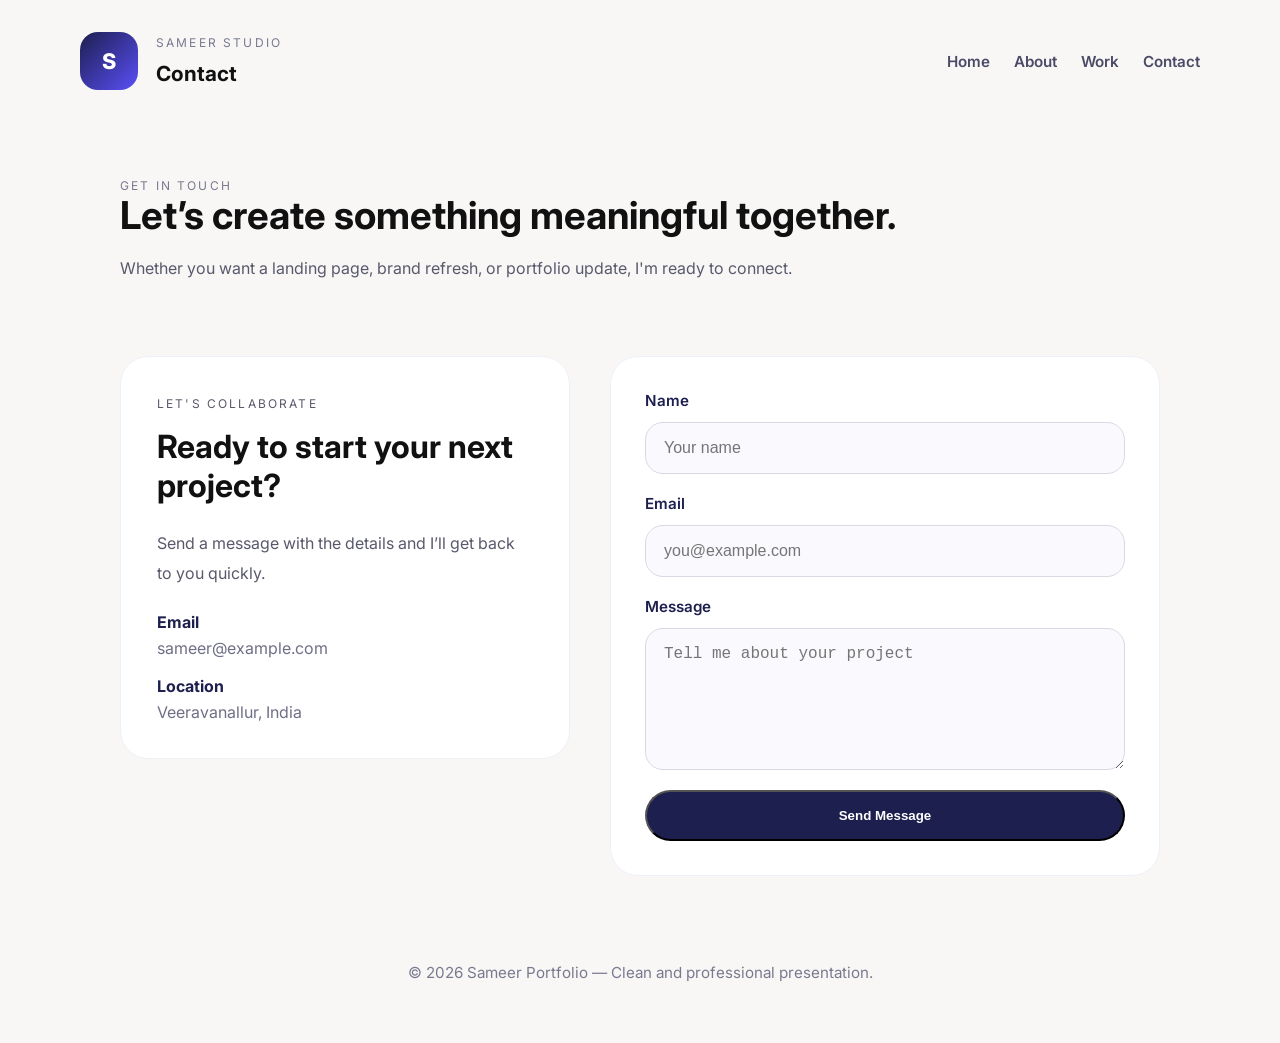
<file: SAMEER/contact.html>
<!DOCTYPE html>
<html lang="en">
<head>
    <meta charset="UTF-8">
    <meta name="viewport" content="width=device-width, initial-scale=1.0">
    <title>Contact | Sameer</title>
    <link rel="preconnect" href="https://fonts.googleapis.com">
    <link rel="preconnect" href="https://fonts.gstatic.com" crossorigin>
    <link href="https://fonts.googleapis.com/css2?family=Inter:wght@400;500;600;700;800&display=swap" rel="stylesheet">
    <link rel="stylesheet" href="styles.css">
</head>
<body>
    <header class="site-header">
        <div class="brand">
            <div class="logo-mark">S</div>
            <div>
                <p class="eyebrow">Sameer Studio</p>
                <h1>Contact</h1>
            </div>
        </div>
        <nav class="nav">
            <a href="index.html">Home</a>
            <a href="about.html">About</a>
            <a href="projects.html">Work</a>
            <a href="contact.html">Contact</a>
        </nav>
    </header>

    <main class="page-shell">
        <section class="hero-small">
            <span class="eyebrow">Get in touch</span>
            <h2>Let’s create something meaningful together.</h2>
            <p>Whether you want a landing page, brand refresh, or portfolio update, I'm ready to connect.</p>
        </section>

        <section class="contact-layout">
            <div class="contact-copy-card">
                <p class="eyebrow">Let's collaborate</p>
                <h3>Ready to start your next project?</h3>
                <p>Send a message with the details and I’ll get back to you quickly.</p>
                <div class="contact-details">
                    <div>
                        <strong>Email</strong>
                        <span>sameer@example.com</span>
                    </div>
                    <div>
                        <strong>Location</strong>
                        <span>Veeravanallur, India</span>
                    </div>
                </div>
            </div>

            <form class="contact-form">
                <label>
                    Name
                    <input type="text" placeholder="Your name">
                </label>
                <label>
                    Email
                    <input type="email" placeholder="you@example.com">
                </label>
                <label>
                    Message
                    <textarea rows="6" placeholder="Tell me about your project"></textarea>
                </label>
                <button type="submit" class="button primary">Send Message</button>
            </form>
        </section>
    </main>

    <footer class="site-footer">
        <p>© 2026 Sameer Portfolio — Clean and professional presentation.</p>
    </footer>
</body>
</html>
</file>
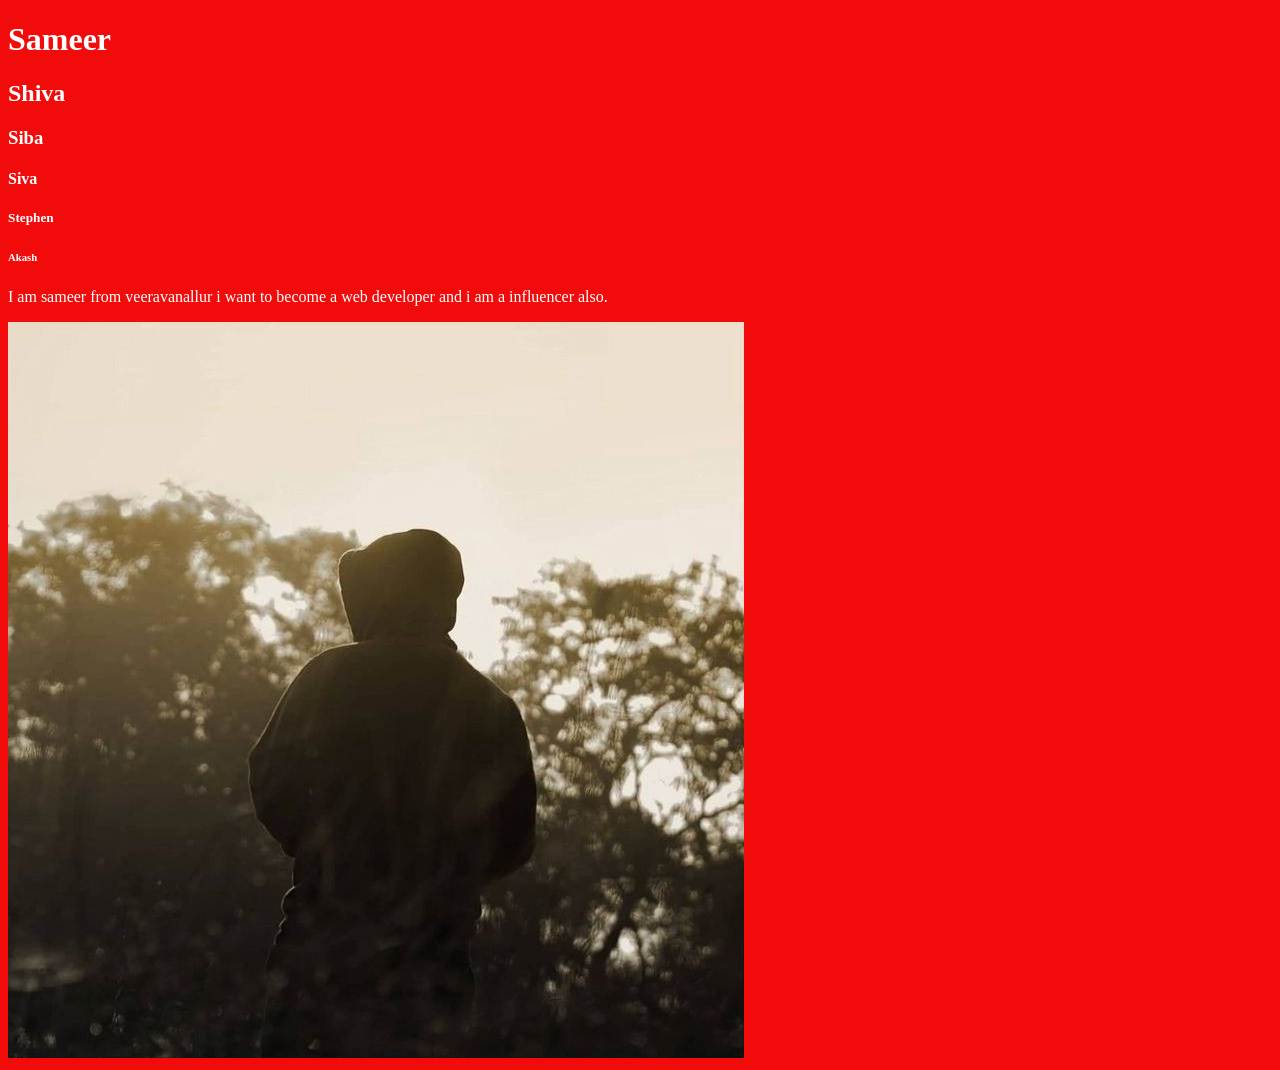
<file: SAMEER/Sameer.HTML>
<!DOCTYPE html>
<html lang="en">
<head>
    <meta charset="UTF-8">
    <meta name="viewport" content="width=device-width, initial-scale=1.0">
    <title>Document</title>
</head>
<body>
    <h1>Sameer</h1>
    <h2>Shiva</h2>
    <h3>Siba</h3>
    <h4>Siva</h4>
    <h5>Stephen</h5>
    <h6>Akash</h6>
    <p>I am sameer from veeravanallur i want to become a web developer and i am a influencer also.</p>
    <img src="aesthetic.jpg">
    <style>
        body {
            background-color: rgb(241, 11, 11);
            color: white;
        }
    </style>
</body>
</html>
</file>
<file: SAMEER/styles.css>
* {
    box-sizing: border-box;
}
html {
    scroll-behavior: smooth;
}
body {
    margin: 0;
    min-height: 100vh;
    font-family: 'Inter', sans-serif;
    background: #f8f7f6;
    color: #111;
}
a {
    color: inherit;
    text-decoration: none;
}
.site-header {
    display: flex;
    justify-content: space-between;
    align-items: center;
    padding: 32px 40px;
    max-width: 1200px;
    margin: 0 auto;
}
.brand {
    display: flex;
    align-items: center;
    gap: 18px;
}
.logo-mark {
    width: 58px;
    height: 58px;
    border-radius: 18px;
    background: linear-gradient(135deg, #1d1f4f 0%, #5a4ff8 100%);
    color: #fff;
    display: grid;
    place-items: center;
    font-weight: 800;
    font-size: 1.35rem;
}
.eyebrow {
    text-transform: uppercase;
    letter-spacing: 0.18em;
    font-size: 0.75rem;
    margin: 0 0 12px;
    color: #7a7a8f;
}
.site-header h1,
.hero-copy h2,
.hero-small h2,
.feature-card h3,
.highlight-item h4 {
    margin: 0;
}
.site-header h1 {
    font-size: 1.3rem;
    line-height: 1.2;
}
.nav {
    display: flex;
    gap: 24px;
    align-items: center;
}
.nav a {
    color: #4b4b67;
    font-size: 0.95rem;
    font-weight: 600;
}
.section-hero {
    display: grid;
    grid-template-columns: 1.1fr 0.9fr;
    gap: 48px;
    align-items: center;
    padding: 60px 40px;
    max-width: 1200px;
    margin: 0 auto;
}
.hero-copy h2 {
    font-size: clamp(2.3rem, 4vw, 3.4rem);
    line-height: 1.05;
    color: #0f0f1a;
    margin-bottom: 20px;
}
.hero-copy p {
    max-width: 560px;
    font-size: 1rem;
    line-height: 1.85;
    color: #534f66;
    margin-bottom: 28px;
}
.hero-actions {
    display: flex;
    gap: 16px;
    flex-wrap: wrap;
}
.button {
    display: inline-flex;
    align-items: center;
    justify-content: center;
    padding: 16px 24px;
    border-radius: 999px;
    font-weight: 700;
    transition: transform 0.2s ease, background-color 0.2s ease;
}
.button:hover {
    transform: translateY(-2px);
}
.primary {
    background: #1d1f4f;
    color: #fff;
}
.secondary {
    background: #eef0ff;
    color: #1d1f4f;
}
.hero-visual {
    display: grid;
    justify-items: center;
}
.image-card {
    position: relative;
    border-radius: 28px;
    overflow: hidden;
    box-shadow: 0 30px 90px rgba(31, 34, 85, 0.1);
    max-width: 680px;
}
.image-card img {
    width: 100%;
    display: block;
}
.image-overlay {
    position: absolute;
    inset: 0;
    background: linear-gradient(180deg, transparent 50%, rgba(17, 24, 63, 0.42) 100%);
}
.image-caption {
    position: absolute;
    bottom: 20px;
    left: 20px;
    right: 20px;
    background: rgba(255, 255, 255, 0.94);
    padding: 18px 22px;
    border-radius: 18px;
    font-size: 0.95rem;
    color: #161624;
}
.section-features,
.section-highlight,
.project-grid,
.contact-layout,
.profile-grid {
    max-width: 1200px;
    margin: 0 auto;
    padding: 48px 40px;
}
.section-features {
    display: grid;
    grid-template-columns: repeat(3, minmax(0, 1fr));
    gap: 28px;
}
.feature-card {
    background: #fff;
    border: 1px solid #eef0f7;
    border-radius: 24px;
    padding: 32px;
    color: #171725;
}
.feature-icon {
    width: 48px;
    height: 48px;
    border-radius: 16px;
    background: #eef0ff;
    color: #1d1f4f;
    font-weight: 700;
    display: grid;
    place-items: center;
    margin-bottom: 18px;
}
.section-highlight {
    display: grid;
    grid-template-columns: 0.9fr 1fr;
    gap: 32px;
    align-items: start;
}
.highlight-grid {
    display: grid;
    gap: 20px;
}
.highlight-item {
    background: #fff;
    border-radius: 22px;
    padding: 28px;
    border: 1px solid #f0f1f8;
}
.line-element {
    width: 52px;
    height: 4px;
    background: #1d1f4f;
    border-radius: 999px;
    margin-bottom: 18px;
}
.page-shell {
    max-width: 1120px;
    margin: 0 auto;
}
.hero-small {
    padding: 52px 40px 24px;
}
.hero-small h2 {
    font-size: clamp(2.1rem, 3vw, 2.8rem);
    line-height: 1.1;
    margin-bottom: 18px;
}
.hero-small p,
.profile-copy p,
.contact-copy-card p,
.project-card p {
    color: #59596c;
    line-height: 1.85;
    margin: 0;
}
.profile-grid {
    display: grid;
    grid-template-columns: 1.1fr 0.9fr;
    gap: 40px;
    align-items: center;
}
.profile-copy h3 {
    font-size: 2.2rem;
    margin-bottom: 18px;
}
.profile-stats {
    display: grid;
    grid-template-columns: repeat(3, minmax(0, 1fr));
    gap: 18px;
    margin-top: 30px;
}
.profile-stats div {
    background: #fff;
    border: 1px solid #eef0f7;
    border-radius: 22px;
    padding: 22px;
}
.profile-stats strong {
    display: block;
    font-size: 2rem;
    color: #1d1f4f;
    margin-bottom: 10px;
}
.profile-stats span {
    color: #6f6f86;
}
.profile-image-card .image-frame {
    border-radius: 28px;
    overflow: hidden;
    box-shadow: 0 35px 90px rgba(31, 34, 85, 0.08);
}
.profile-image-card img {
    width: 100%;
    display: block;
}
.section-vertical {
    display: grid;
    gap: 24px;
}
.feature-large {
    padding: 34px 32px;
}
.project-grid {
    display: grid;
    grid-template-columns: repeat(3, minmax(0, 1fr));
    gap: 30px;
}
.project-card {
    background: #fff;
    border: 1px solid #eef0f7;
    border-radius: 30px;
    overflow: hidden;
    display: flex;
    flex-direction: column;
}
.project-card img {
    width: 100%;
    display: block;
    aspect-ratio: 16 / 10;
    object-fit: cover;
}
.project-tag {
    display: inline-flex;
    margin: 24px 24px 12px;
    padding: 10px 16px;
    border-radius: 999px;
    background: #eef0ff;
    color: #1d1f4f;
    font-size: 0.85rem;
    font-weight: 700;
}
.project-card h3 {
    font-size: 1.35rem;
    margin: 0 24px 14px;
}
.project-card p {
    margin: 0 24px 24px;
}
.contact-layout {
    display: grid;
    grid-template-columns: 0.9fr 1.1fr;
    gap: 40px;
    align-items: start;
}
.contact-copy-card {
    background: #fff;
    border: 1px solid #eef0f7;
    border-radius: 28px;
    padding: 36px;
}
.contact-copy-card h3 {
    font-size: 2rem;
    margin: 12px 0 24px;
}
.contact-details {
    display: grid;
    gap: 18px;
    margin-top: 24px;
}
.contact-details div {
    display: grid;
    gap: 6px;
}
.contact-details strong {
    color: #1d1f4f;
}
.contact-details span {
    color: #6f6f86;
}
.contact-form {
    display: grid;
    gap: 20px;
    background: #fff;
    border: 1px solid #eef0f7;
    border-radius: 28px;
    padding: 34px;
}
.contact-form label {
    display: grid;
    gap: 12px;
    font-weight: 600;
    color: #1d1f4f;
    font-size: 0.95rem;
}
.contact-form input,
.contact-form textarea {
    width: 100%;
    border: 1px solid #d9d9e5;
    border-radius: 18px;
    padding: 16px 18px;
    font-size: 1rem;
    color: #111;
    background: #fafafe;
}
.contact-form textarea {
    resize: vertical;
}
.site-footer {
    padding: 24px 40px 40px;
    text-align: center;
    color: #7a7a8f;
    font-size: 0.95rem;
}
@media (max-width: 960px) {
    .site-header,
    .section-hero,
    .section-features,
    .section-highlight,
    .project-grid,
    .contact-layout,
    .profile-grid,
    .page-shell {
        padding-left: 24px;
        padding-right: 24px;
    }
    .section-hero,
    .profile-grid,
    .section-highlight,
    .contact-layout {
        grid-template-columns: 1fr;
    }
    .nav {
        flex-wrap: wrap;
        gap: 14px;
    }
    .section-features,
    .project-grid {
        grid-template-columns: 1fr;
    }
}
@media (max-width: 640px) {
    .site-header {
        flex-direction: column;
        align-items: flex-start;
        gap: 24px;
    }
    .hero-copy h2,
    .hero-small h2 {
        font-size: 2rem;
    }
    .hero-actions {
        flex-direction: column;
        width: 100%;
    }
    .button {
        width: 100%;
    }
}
</file>
